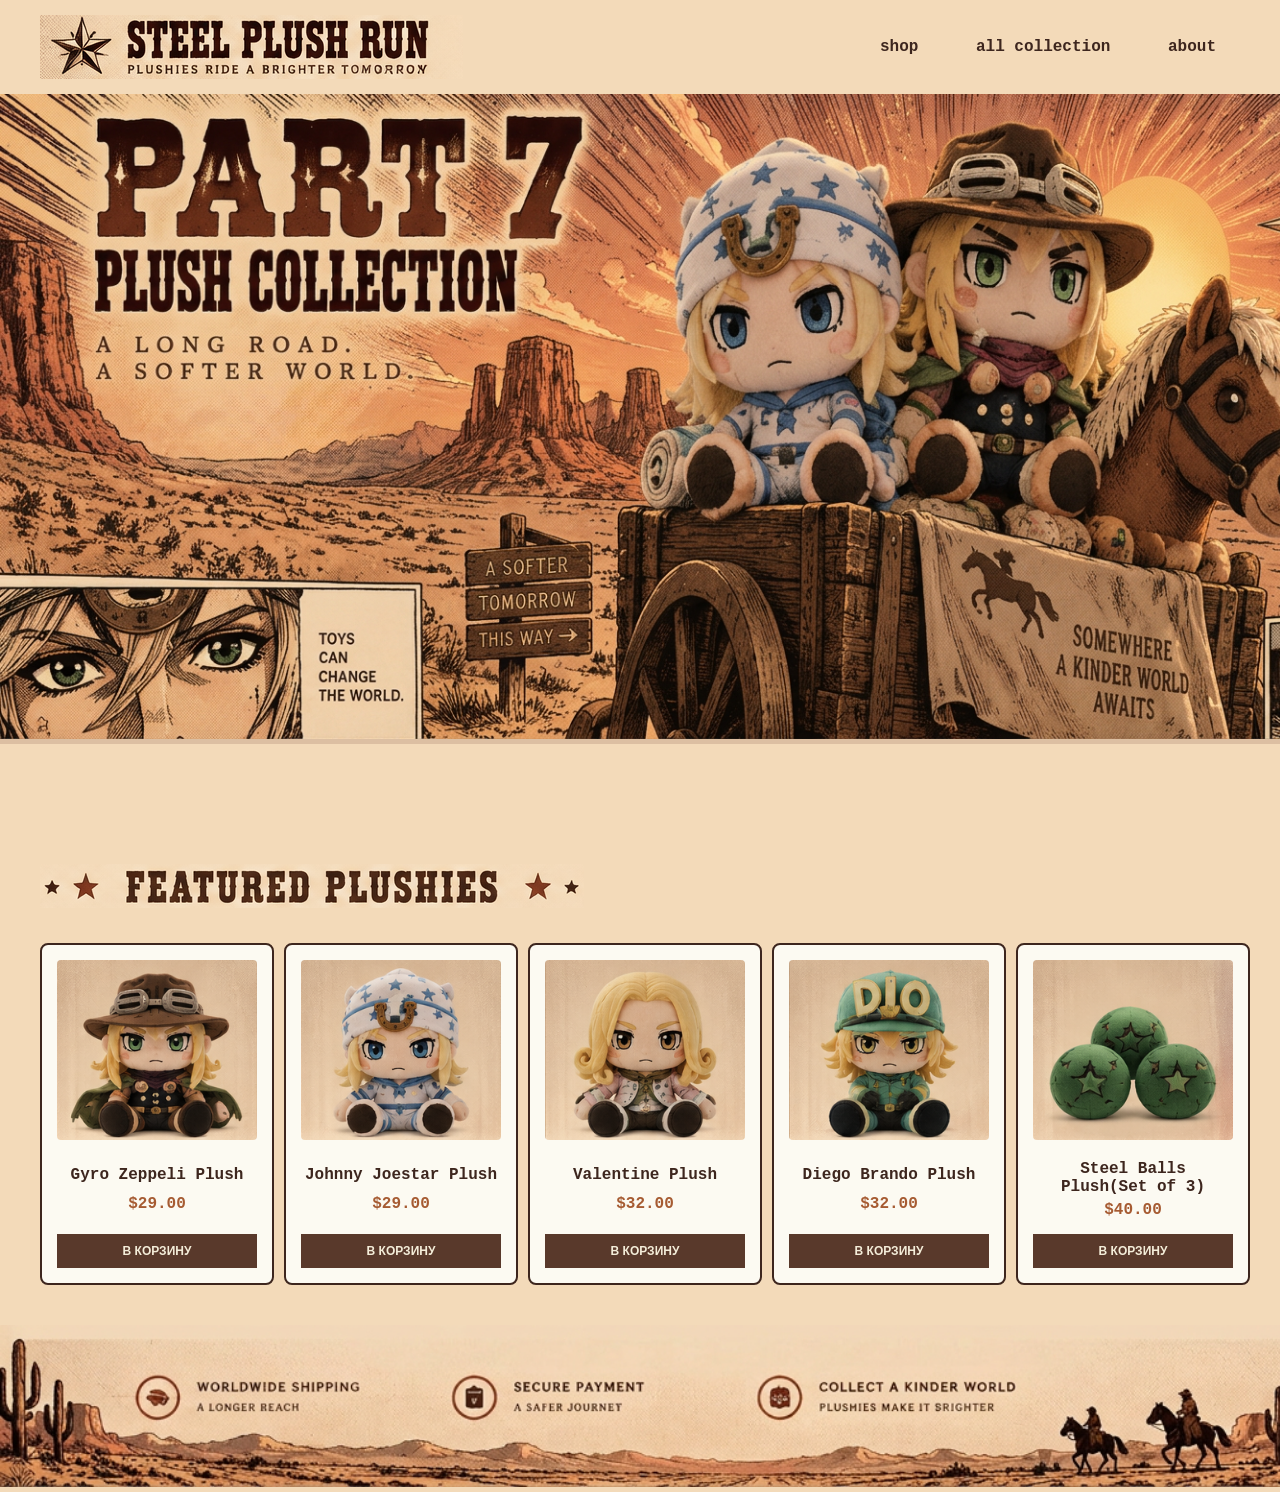
<file: index.html>
<!DOCTYPE html>
<html lang="ru">
<head>
    <meta charset="UTF-8">
    <meta name="viewport" content="width=device-width, initial-scale=1.0">
    <title>Steel Plush Run</title>
   
    <link rel="stylesheet" href="style.css">
</head>
<body>

    <header>
        <img src="steel-plush-run-title.png" class="star">
        <nav>
            <a href="#shop">shop</a>
            <a href="#collection">all collection</a>
            <a href="about.html">about</a>
        </nav>
        
    </header>

  
    <section class="hero">
        <img src="main-banner-no-button.png" class=" kulikitakati">
        
         
    </section>

   <main class="catalog-container" id="shop"></main>
    <main class="catalog-container">
       <img src="featured-plushies.png" class="catalog-title">
      
        <div class="product-grid">
        
            <div class="product-card">
                <img src="gyro-zeppeli.png" class="product-img-placeholder" >
                <div class="product-name">Gyro Zeppeli Plush</div>
                <div class="product-price">$29.00</div>
                <button class="add-to-cart-btn">В корзину</button>
            </div>

          
            <div class="product-card">
                <img src="johnny-joestar.png" class="product-img-placeholder" >
                <div class="product-name">Johnny Joestar Plush</div>
                <div class="product-price">$29.00</div>
                <button class="add-to-cart-btn">В корзину</button>
            </div>

       
            <div class="product-card">
                <img src="valentine.png" class="product-img-placeholder" >
                <div class="product-name">Valentine Plush</div>
                <div class="product-price">$32.00</div>
                <button class="add-to-cart-btn">В корзину</button>
            </div>

          
            <div class="product-card">
                <img src="diego-brando.png" class="product-img-placeholder" >
                <div class="product-name">Diego Brando Plush</div>
                <div class="product-price">$32.00</div>
                <button class="add-to-cart-btn">В корзину</button>
            </div>


            <div class="product-card">
                <img src="steel-balls.png" class="product-img-placeholder" >
                <div class="product-name">Steel Balls Plush(Set of 3)</div>
                <div class="product-price">$40.00</div>
                <button class="add-to-cart-btn">В корзину</button>

           
            </div>
            </div>
        </div>
    </main>

    
        
  
    <footer>
        <img src="footer.png" class="footerr" alt="Footer">
    </footer>
</body>
</html>
</file>
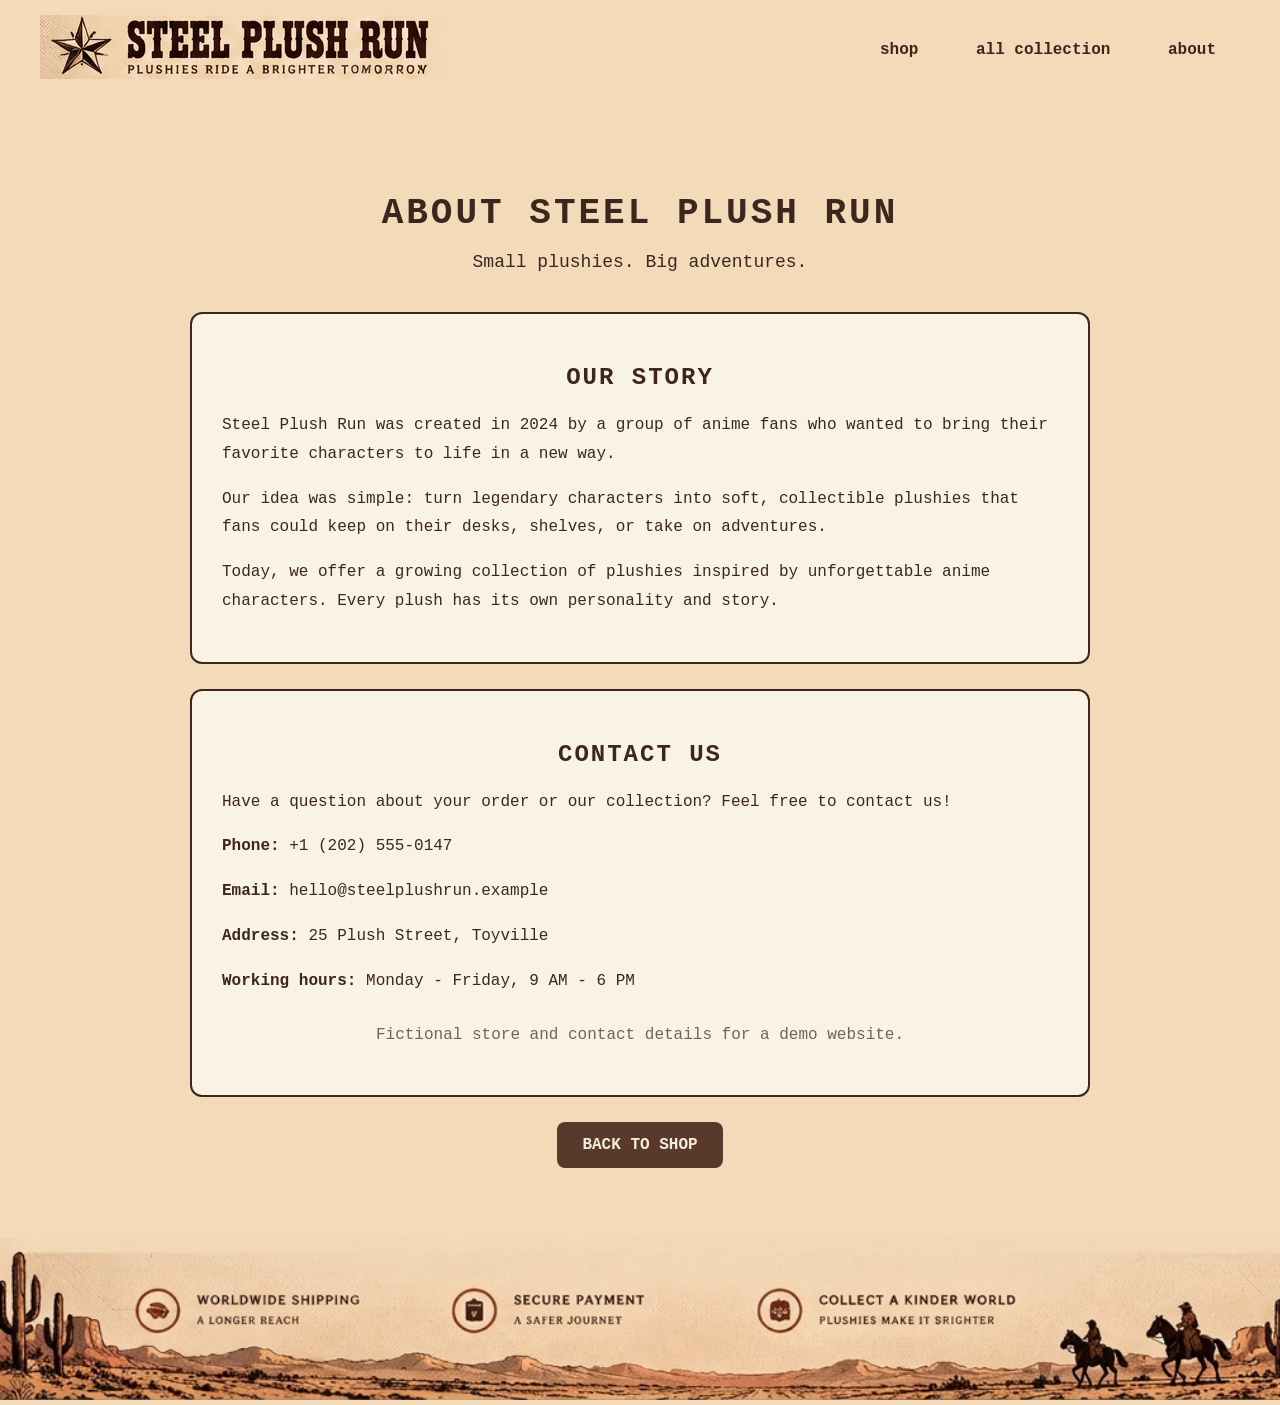
<file: about.html>
<!DOCTYPE html>
<html lang="en">
<head>
    <meta charset="UTF-8">
    <meta name="viewport" content="width=device-width, initial-scale=1.0">
    <title>About Us | Steel Plush Run</title>
    <link rel="stylesheet" href="style.css">
</head>
<body>

    <header>
        <a href="index.html">
            <img src="steel-plush-run-title.png" class="star" alt="Steel Plush Run">
        </a>

        <nav>
            <a href="index.html">shop</a>
            <a href="index.html#collection">all collection</a>
            <a href="about.html">about</a>
        </nav>
    </header>

    <main class="about-container">

        <h1>ABOUT STEEL PLUSH RUN</h1>

        <p class="about-subtitle">
            Small plushies. Big adventures.
        </p>

        <section class="about-card">
            <h2>Our Story</h2>

            <p>
                Steel Plush Run was created in 2024 by a group
                of anime fans who wanted to bring their favorite
                characters to life in a new way.
            </p>

            <p>
                Our idea was simple: turn legendary characters
                into soft, collectible plushies that fans could
                keep on their desks, shelves, or take on adventures.
            </p>

            <p>
                Today, we offer a growing collection of plushies
                inspired by unforgettable anime characters.
                Every plush has its own personality and story.
            </p>
        </section>

        <section class="about-card">
            <h2>Contact Us</h2>

            <p>
                Have a question about your order or our collection?
                Feel free to contact us!
            </p>

            <p><strong>Phone:</strong> +1 (202) 555-0147</p>
            <p><strong>Email:</strong> hello@steelplushrun.example</p>
            <p><strong>Address:</strong> 25 Plush Street, Toyville</p>
            <p><strong>Working hours:</strong> Monday - Friday, 9 AM - 6 PM</p>

            <p class="fake-notice">
                Fictional store and contact details for a demo website.
            </p>
        </section>

        <a href="index.html" class="back-btn">
            BACK TO SHOP
        </a>

    </main>

    <footer>
        <img src="footer.png" class="footerr" alt="Footer">
    </footer>

</body>
</html>
</file>
<file: style.css>
body {
    margin: 0;
    font-family: 'Courier New', Courier, monospace, sans-serif;
    background-color: #F3DAB9;
    color: #3d261e;
}


header {
    display: flex;
    justify-content: space-between;
    align-items: center;
    padding: 15px 40px;
    background-color: #F3DAB9;
}
.logo {
    font-weight: bold;
    font-size: 20px;
    letter-spacing: 1px;
}
nav a {
    display: inline-block;
    padding: 12px 18px;
    margin: 0 5px;
    text-decoration: none;
    color: #3d261e;
    font-weight: bold;
    border-radius: 8px;

    background-color: transparent;
    border: 1px solid transparent;

    transition: all 0.4s ease;
}

nav a:hover {
    transform: scale(1.1);
    background-color: rgba(252, 250, 242, 0.3);
    backdrop-filter: blur(8px);
    border-color: rgba(61, 38, 30, 0.2);
    box-shadow: 0 5px 15px rgba(61, 38, 30, 0.1);
}
.header-icons {
    font-size: 18px;
}


.hero {
    background-color: #dcbfa2;
    
}
.kulikitakati {
    width: 1520px;
}
.hero h1 {
    font-size: 48px;
    margin: 0 0 10px 0;
    text-transform: uppercase;
}
.hero p {
    font-size: 18px;
    margin: 0 0 20px 0;
}
.hero-btn {
    background-color: #3d261e;
    color: #f4edd9;
    padding: 12px 25px;
    border: none;
    cursor: pointer;
    font-weight: bold;
    text-transform: uppercase;
}
.hero-btn:hover {
    background-color: #59392b;
}


.catalog-container {
    padding: 40px;
}
.catalog-title {
    text-align: center;
    font-size: 24px;
    text-transform: uppercase;
    margin-bottom: 30px;
    letter-spacing: 2px;
}
.product-grid {
    display: grid;
    grid-template-columns: repeat(auto-fit, minmax(220px, 1fr));
    gap: 20px;
}
.product-card {
    width: 200px;
    background-color: #fcfaf2;
    border: 2px solid #3d261e;
    border-radius: 8px;
    padding: 15px;
    text-align: center;
    display: flex;
    flex-direction: column;
    justify-content: space-between;
}

.product-img-placeholder {
    width: 100%;
    height: 180px;
    background-color: #ebdcb9; 
    border-radius: 4px;
    margin-bottom: 15px;
    display: flex;
    align-items: center;
    justify-content: center;
    font-size: 12px;
    color: #8c7263;
}

.product-name {
    font-size: 16px;
    font-weight: bold;
    margin: 5px 0;
}
.product-price {
    color: #a65b32;
    font-weight: bold;
    margin-bottom: 15px;
}
.add-to-cart-btn {
    background-color: #59392b;
    color: #f4edd9;
    border: none;
    padding: 10px;
    width: 100%;
    cursor: pointer;
    font-weight: bold;
    text-transform: uppercase;
    font-size: 12px;
    transition: background 0.2s;
}
.add-to-cart-btn:hover {
    background-color: #3d261e;
}


.footerr {
    background-color: #F3DAB9;
    width: 1520px;
    
}
.features {
    display: flex;
    justify-content: space-around;
    flex-wrap: wrap;
    text-align: center;
    gap: 20px;
}
.feature-item h4 {
    margin: 5px 0;
    font-size: 14px;
    text-transform: uppercase;
}
.feature-item p {
    margin: 0;
    font-size: 12px;
    color: #61463b;
}


.product-card {
    position: relative;
    transition: transform 0.4s ease, box-shadow 0.4s ease;
    z-index: 1;
}


.product-card:hover {
    transform: scale(1.2);
    box-shadow: 50px 25px 35px rgba(61, 38, 30, 0.25);
    z-index: 10;
}


.product-img-placeholder {
    transition: transform 0.4s ease;
}

.product-card:hover .product-img-placeholder {
    transform: scale(1.03);
}
html {
    scroll-behavior: smooth;
}




/* ABOUT PAGE */

.about-container {
    max-width: 900px;
    margin: 50px auto;
    padding: 20px;
    text-align: center;
}

.about-container h1 {
    font-size: 36px;
    letter-spacing: 3px;
    margin-bottom: 10px;
}

.about-subtitle {
    font-size: 18px;
    margin-bottom: 40px;
}

.about-card {
    background-color: rgba(252, 250, 242, 0.8);
    border: 2px solid #3d261e;
    border-radius: 12px;
    padding: 30px;
    margin-bottom: 25px;
    text-align: left;

    transition: transform 0.4s ease,
                box-shadow 0.4s ease;
}

.about-card:hover {
    transform: scale(1.02);
    box-shadow: 0 10px 25px rgba(61, 38, 30, 0.2);
}

.about-card h2 {
    text-align: center;
    text-transform: uppercase;
    letter-spacing: 2px;
}

.about-card p {
    font-size: 16px;
    line-height: 1.8;
}

.fake-notice {
    font-size: 12px ;
    opacity: 0.7;
    text-align: center;
    margin-top: 25px;
}

.back-btn {
    display: inline-block;
    padding: 14px 25px;
    background-color: #59392b;
    color: #f4edd9;
    text-decoration: none;
    font-weight: bold;
    border-radius: 8px;

    transition: transform 0.3s ease,
                background-color 0.3s ease;
}

.back-btn:hover {
    background-color: #3d261e;
    transform: scale(1.08);
}
</file>
